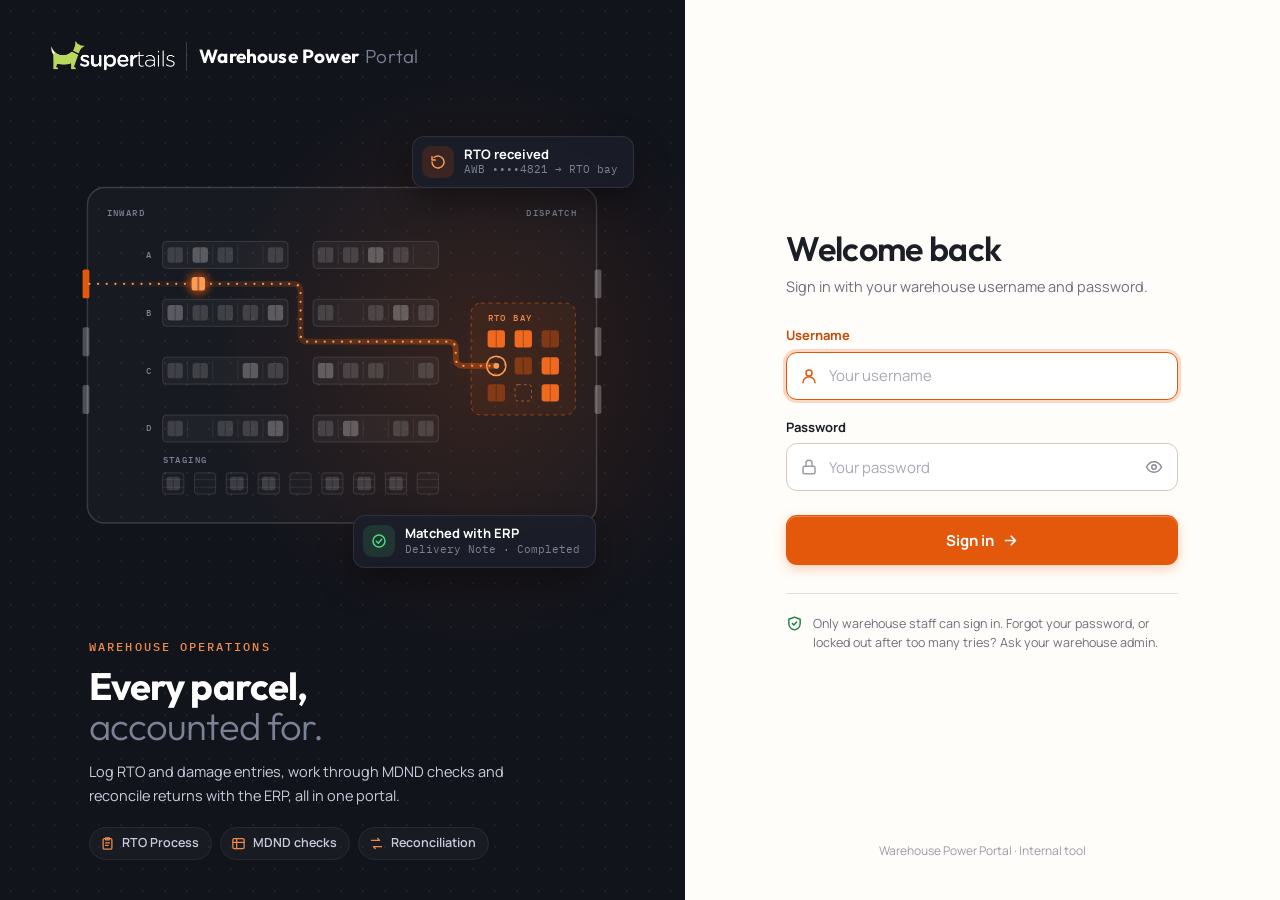
<file: static/login.html>
<!doctype html>
<html lang="en">
<head>
<meta charset="utf-8">
<meta name="viewport" content="width=device-width, initial-scale=1">
<title>Sign in · Warehouse Power Portal</title>
<link rel="preconnect" href="https://fonts.googleapis.com">
<link rel="preconnect" href="https://fonts.gstatic.com" crossorigin>
<link href="https://fonts.googleapis.com/css2?family=IBM+Plex+Mono:wght@400;500;600&family=Manrope:wght@400;500;600;700;800&family=Outfit:wght@300;500;600;700&display=swap" rel="stylesheet">
<link rel="icon" type="image/png" href="favicon.png">
<link rel="stylesheet" href="css/style.css">
</head>
<body>
  <!--
    Served at /login (main.py). Only this page, css/style.css, js/login.js, favicon.png and the Supertails
    logo load without a session (auth.PUBLIC_PATHS), so everything else it shows is inline: the floor map is
    SVG styled by the .lp-* rules in style.css. Below 900px wide the left side shrinks to a band with the
    brand above the form.
  -->
  <div class="login-page">
    <section class="login-art">
      <span class="brand">
        <img class="brand-logo" src="img/supertails-logo.png" width="246" height="63" alt="Supertails">
        <span class="brand-name">Warehouse Power <span class="brand-sub">Portal</span></span>
      </span>

      <div class="login-map">
        <div class="login-map-frame">
          <!-- A warehouse from above: inward docks (left), racks A-D, staging pallets, and a returned parcel
               travelling from the inward door to its slot in the RTO bay. -->
          <svg class="login-map-svg" viewBox="0 0 560 380" aria-hidden="true" focusable="false">
            <defs>
              <path id="lp-route" d="M18 116H229q8 0 8 8v44q0 8 8 8h145q8 0 8 8v9q0 8 8 8h34"/>
              <linearGradient id="lp-trail" gradientUnits="userSpaceOnUse" x1="18" y1="0" x2="440" y2="0">
                <stop offset="0" stop-color="#e4580b" stop-opacity="0"/>
                <stop offset="1" stop-color="#e4580b" stop-opacity=".45"/>
              </linearGradient>
              <filter id="lp-blur" x="-1" y="-1" width="3" height="3"><feGaussianBlur stdDeviation="3.5"/></filter>
            </defs>

            <rect class="lp-wall" x="16" y="16" width="528" height="348" rx="18"/>
            <g class="lp-door">
              <rect x="11" y="161" width="7" height="30" rx="2"/>
              <rect x="11" y="221" width="7" height="30" rx="2"/>
              <rect x="542" y="101" width="7" height="30" rx="2"/>
              <rect x="542" y="161" width="7" height="30" rx="2"/>
              <rect x="542" y="221" width="7" height="30" rx="2"/>
            </g>
            <rect class="lp-door-live" x="11" y="101" width="7" height="30" rx="2"/>
            <g class="lp-label">
              <text x="36" y="46">INWARD</text>
              <text x="524" y="46" text-anchor="end">DISPATCH</text>
              <text x="94" y="302">STAGING</text>
            </g>

            <!-- racks: two blocks of 5 bins per row, split by a cross aisle -->
            <g class="lp-rack">
              <rect x="94" y="72" width="130" height="28" rx="4"/>
              <rect x="250" y="72" width="130" height="28" rx="4"/>
              <rect x="94" y="132" width="130" height="28" rx="4"/>
              <rect x="250" y="132" width="130" height="28" rx="4"/>
              <rect x="94" y="192" width="130" height="28" rx="4"/>
              <rect x="250" y="192" width="130" height="28" rx="4"/>
              <rect x="94" y="252" width="130" height="28" rx="4"/>
              <rect x="250" y="252" width="130" height="28" rx="4"/>
            </g>
            <path class="lp-bins" d="M120 76v20M146 76v20M172 76v20M198 76v20M276 76v20M302 76v20M328 76v20M354 76v20M120 136v20M146 136v20M172 136v20M198 136v20M276 136v20M302 136v20M328 136v20M354 136v20M120 196v20M146 196v20M172 196v20M198 196v20M276 196v20M302 196v20M328 196v20M354 196v20M120 256v20M146 256v20M172 256v20M198 256v20M276 256v20M302 256v20M328 256v20M354 256v20"/>
            <g class="lp-box">
              <rect x="99" y="78" width="16" height="16" rx="3"/>
              <rect x="151" y="78" width="16" height="16" rx="3"/>
              <rect x="203" y="78" width="16" height="16" rx="3"/>
              <rect x="255" y="78" width="16" height="16" rx="3"/>
              <rect x="281" y="78" width="16" height="16" rx="3"/>
              <rect x="333" y="78" width="16" height="16" rx="3"/>
              <rect x="125" y="138" width="16" height="16" rx="3"/>
              <rect x="151" y="138" width="16" height="16" rx="3"/>
              <rect x="177" y="138" width="16" height="16" rx="3"/>
              <rect x="255" y="138" width="16" height="16" rx="3"/>
              <rect x="307" y="138" width="16" height="16" rx="3"/>
              <rect x="359" y="138" width="16" height="16" rx="3"/>
              <rect x="99" y="198" width="16" height="16" rx="3"/>
              <rect x="125" y="198" width="16" height="16" rx="3"/>
              <rect x="203" y="198" width="16" height="16" rx="3"/>
              <rect x="281" y="198" width="16" height="16" rx="3"/>
              <rect x="307" y="198" width="16" height="16" rx="3"/>
              <rect x="359" y="198" width="16" height="16" rx="3"/>
              <rect x="99" y="258" width="16" height="16" rx="3"/>
              <rect x="151" y="258" width="16" height="16" rx="3"/>
              <rect x="177" y="258" width="16" height="16" rx="3"/>
              <rect x="255" y="258" width="16" height="16" rx="3"/>
              <rect x="333" y="258" width="16" height="16" rx="3"/>
              <rect x="359" y="258" width="16" height="16" rx="3"/>
            </g>
            <g class="lp-box lp-box-hi">
              <rect x="125" y="78" width="16" height="16" rx="3"/>
              <rect x="307" y="78" width="16" height="16" rx="3"/>
              <rect x="99" y="138" width="16" height="16" rx="3"/>
              <rect x="203" y="138" width="16" height="16" rx="3"/>
              <rect x="333" y="138" width="16" height="16" rx="3"/>
              <rect x="177" y="198" width="16" height="16" rx="3"/>
              <rect x="255" y="198" width="16" height="16" rx="3"/>
              <rect x="203" y="258" width="16" height="16" rx="3"/>
              <rect x="281" y="258" width="16" height="16" rx="3"/>
            </g>
            <g class="lp-label">
              <text x="80" y="89" text-anchor="middle">A</text>
              <text x="80" y="149" text-anchor="middle">B</text>
              <text x="80" y="209" text-anchor="middle">C</text>
              <text x="80" y="269" text-anchor="middle">D</text>
            </g>

            <!-- staging pallets, some loaded -->
            <g class="lp-pallet">
              <rect x="94" y="312" width="22" height="22" rx="3"/>
              <rect x="127" y="312" width="22" height="22" rx="3"/>
              <rect x="160" y="312" width="22" height="22" rx="3"/>
              <rect x="193" y="312" width="22" height="22" rx="3"/>
              <rect x="226" y="312" width="22" height="22" rx="3"/>
              <rect x="259" y="312" width="22" height="22" rx="3"/>
              <rect x="292" y="312" width="22" height="22" rx="3"/>
              <rect x="325" y="312" width="22" height="22" rx="3"/>
              <rect x="358" y="312" width="22" height="22" rx="3"/>
            </g>
            <path class="lp-slats" d="M94 319h22M94 327h22M127 319h22M127 327h22M160 319h22M160 327h22M193 319h22M193 327h22M226 319h22M226 327h22M259 319h22M259 327h22M292 319h22M292 327h22M325 319h22M325 327h22M358 319h22M358 327h22"/>
            <g class="lp-box">
              <rect x="98" y="316" width="14" height="14" rx="2.5"/>
              <rect x="164" y="316" width="14" height="14" rx="2.5"/>
              <rect x="197" y="316" width="14" height="14" rx="2.5"/>
              <rect x="263" y="316" width="14" height="14" rx="2.5"/>
              <rect x="296" y="316" width="14" height="14" rx="2.5"/>
              <rect x="329" y="316" width="14" height="14" rx="2.5"/>
            </g>
            <path class="lp-tape" d="M107 78v16M133 78v16M159 78v16M211 78v16M263 78v16M289 78v16M315 78v16M341 78v16M107 138v16M133 138v16M159 138v16M185 138v16M211 138v16M263 138v16M315 138v16M341 138v16M367 138v16M107 198v16M133 198v16M185 198v16M211 198v16M263 198v16M289 198v16M315 198v16M367 198v16M107 258v16M159 258v16M185 258v16M211 258v16M263 258v16M289 258v16M341 258v16M367 258v16M105 316v14M171 316v14M204 316v14M270 316v14M303 316v14M336 316v14"/>

            <!-- the RTO bay: returns already in their slots, and the empty slot the parcel is heading for -->
            <rect class="lp-bay" x="414" y="136" width="108" height="116" rx="10"/>
            <text class="lp-label lp-label-bay" x="431" y="155">RTO BAY</text>
            <g class="lp-bay-box">
              <rect x="431" y="164" width="18" height="18" rx="3"/>
              <rect x="459" y="164" width="18" height="18" rx="3"/>
              <rect x="487" y="192" width="18" height="18" rx="3"/>
              <rect x="487" y="220" width="18" height="18" rx="3"/>
            </g>
            <g class="lp-bay-box lp-bay-box-soft">
              <rect x="487" y="164" width="18" height="18" rx="3"/>
              <rect x="459" y="192" width="18" height="18" rx="3"/>
              <rect x="431" y="220" width="18" height="18" rx="3"/>
            </g>
            <g class="lp-slot">
              <rect x="431.5" y="192.5" width="17" height="17" rx="3"/>
              <rect x="459.5" y="220.5" width="17" height="17" rx="3"/>
            </g>
            <path class="lp-tape" d="M440 164v18M468 164v18M496 164v18M468 192v18M496 192v18M440 220v18M496 220v18"/>

            <!-- the parcel's route, its destination, and the parcel itself -->
            <use href="#lp-route" class="lp-trail" stroke="url(#lp-trail)"/>
            <use href="#lp-route" class="lp-dots"/>
            <circle class="lp-pulse" cx="440" cy="201" r="10"/>
            <circle class="lp-dest" cx="440" cy="201" r="3"/>
            <g class="lp-parcel">
              <circle r="12" fill="#e4580b" opacity=".5" filter="url(#lp-blur)"/>
              <rect x="-7" y="-7" width="14" height="14" rx="3" fill="#ff9a52"/>
              <path d="M0-7v14" stroke="#12141c" stroke-opacity=".35" stroke-width="2"/>
              <animateMotion dur="7s" repeatCount="indefinite" calcMode="linear" keyPoints="0;1;1" keyTimes="0;.78;1"><mpath href="#lp-route"/></animateMotion>
              <animate attributeName="opacity" values="0;1;1;0" keyTimes="0;.05;.92;1" dur="7s" repeatCount="indefinite"/>
            </g>
          </svg>

          <div class="login-event login-event-rto" aria-hidden="true">
            <span class="login-event-icon">
              <svg width="16" height="16" viewBox="0 0 24 24" fill="none" stroke="currentColor" stroke-width="2.2" stroke-linecap="round" stroke-linejoin="round"><path d="M3 12a9 9 0 1 0 3-6.7"/><path d="M3 4v5h5"/></svg>
            </span>
            <span><strong>RTO received</strong><small>AWB ••••4821 → RTO bay</small></span>
          </div>
          <div class="login-event login-event-match" aria-hidden="true">
            <span class="login-event-icon">
              <svg width="16" height="16" viewBox="0 0 24 24" fill="none" stroke="currentColor" stroke-width="2.2" stroke-linecap="round" stroke-linejoin="round"><circle cx="12" cy="12" r="9"/><path d="m8 12.5 3 3 5-6"/></svg>
            </span>
            <span><strong>Matched with ERP</strong><small>Delivery Note · Completed</small></span>
          </div>
        </div>
      </div>

      <div class="login-copy">
        <p class="login-eyebrow">Warehouse operations</p>
        <p class="login-headline">Every parcel,<br><span>accounted for.</span></p>
        <p class="login-lede">Log RTO and damage entries, work through MDND checks and reconcile returns with the ERP, all in one portal.</p>
        <ul class="login-features">
          <li>
            <svg width="15" height="15" viewBox="0 0 24 24" fill="none" stroke="currentColor" stroke-width="2" stroke-linecap="round" stroke-linejoin="round" aria-hidden="true"><rect x="5" y="4" width="14" height="17" rx="2"/><path d="M9 3h6v3H9zM9 11h6M9 15h4"/></svg>
            RTO Process
          </li>
          <li>
            <svg width="15" height="15" viewBox="0 0 24 24" fill="none" stroke="currentColor" stroke-width="2" stroke-linecap="round" stroke-linejoin="round" aria-hidden="true"><rect x="3" y="4" width="18" height="16" rx="2"/><path d="M3 10h18M9 4v16"/></svg>
            MDND checks
          </li>
          <li>
            <svg width="15" height="15" viewBox="0 0 24 24" fill="none" stroke="currentColor" stroke-width="2" stroke-linecap="round" stroke-linejoin="round" aria-hidden="true"><path d="M4 7h13l-3-3M20 17H7l3 3"/></svg>
            Reconciliation
          </li>
        </ul>
      </div>
    </section>

    <main class="login-main">
      <div class="login-panel">
        <h1 class="login-title">Welcome back</h1>
        <p class="login-hint">Sign in with your warehouse username and password.</p>

        <!-- method="post": submitted before login.js has loaded, the password goes in a body, never in the URL. -->
        <form id="login-form" class="login-form" method="post" novalidate>
          <div id="login-notice" class="form-notice" role="status" hidden></div>
          <div id="login-error" class="form-error hidden" role="alert"></div>

          <div class="form-row">
            <label for="login-username">Username</label>
            <div class="login-field">
              <svg class="login-field-icon" width="18" height="18" viewBox="0 0 24 24" fill="none" stroke="currentColor" stroke-width="2" stroke-linecap="round" stroke-linejoin="round" aria-hidden="true"><circle cx="12" cy="8" r="4"/><path d="M4 21a8 8 0 0 1 16 0"/></svg>
              <input type="text" id="login-username" name="username" placeholder="Your username" autocomplete="username" autocapitalize="none" spellcheck="false" maxlength="255" required autofocus>
            </div>
          </div>

          <div class="form-row">
            <label for="login-password">Password</label>
            <div class="login-field">
              <svg class="login-field-icon" width="18" height="18" viewBox="0 0 24 24" fill="none" stroke="currentColor" stroke-width="2" stroke-linecap="round" stroke-linejoin="round" aria-hidden="true"><rect x="4" y="11" width="16" height="10" rx="2"/><path d="M8 11V7a4 4 0 0 1 8 0v4"/></svg>
              <input type="password" id="login-password" name="password" placeholder="Your password" autocomplete="current-password" maxlength="255" required>
              <button type="button" id="btn-toggle-password" class="login-field-btn" aria-label="Show password" aria-pressed="false" title="Show password">
                <svg class="icon-show" width="18" height="18" viewBox="0 0 24 24" fill="none" stroke="currentColor" stroke-width="2" stroke-linecap="round" stroke-linejoin="round" aria-hidden="true"><path d="M2 12s3.6-7 10-7 10 7 10 7-3.6 7-10 7S2 12 2 12z"/><circle cx="12" cy="12" r="3"/></svg>
                <svg class="icon-hide" width="18" height="18" viewBox="0 0 24 24" fill="none" stroke="currentColor" stroke-width="2" stroke-linecap="round" stroke-linejoin="round" aria-hidden="true"><path d="M10.6 5.1A10.4 10.4 0 0 1 12 5c6.4 0 10 7 10 7a17 17 0 0 1-2.9 3.9M6.6 6.6A16.6 16.6 0 0 0 2 12s3.6 7 10 7a9.7 9.7 0 0 0 5.4-1.6"/><path d="M9.9 9.9a3 3 0 0 0 4.2 4.2M3 3l18 18"/></svg>
              </button>
            </div>
            <!-- Filled by static/js/login.js while Caps Lock is on. -->
            <p id="login-caps" class="login-caps" aria-live="polite"></p>
          </div>

          <button type="submit" id="btn-login" class="btn btn-primary login-submit">
            <span id="btn-login-label">Sign in</span>
            <svg width="17" height="17" viewBox="0 0 24 24" fill="none" stroke="currentColor" stroke-width="2.4" stroke-linecap="round" stroke-linejoin="round" aria-hidden="true"><path d="M5 12h14M13 6l6 6-6 6"/></svg>
          </button>
        </form>

        <p class="login-help">
          <svg width="17" height="17" viewBox="0 0 24 24" fill="none" stroke="currentColor" stroke-width="2" stroke-linecap="round" stroke-linejoin="round" aria-hidden="true"><path d="M12 3 4 6v6c0 4.6 3.4 8.3 8 9 4.6-.7 8-4.4 8-9V6z"/><path d="m9 12 2 2 4-4"/></svg>
          <span>Only warehouse staff can sign in. Forgot your password, or locked out after too many tries? Ask your warehouse admin.</span>
        </p>
      </div>
      <p class="login-foot">Warehouse Power Portal · Internal tool</p>
    </main>
  </div>

  <script src="js/login.js"></script>
</body>
</html>
</file>
<file: static/css/style.css>
/* =====================================================================
   Warehouse Power Portal - "Dispatch Desk" theme
   Warm paper surface, deep ink chrome, ember-orange accent.
   Fonts: Outfit (display) / Manrope (body) / IBM Plex Mono (codes & numbers)
   ===================================================================== */

:root {
  --ink: #12141c;
  --ink-2: #1b1e29;
  --ink-3: #272b39;
  --ink-text: #c9cddb;
  --ink-muted: #7c8296;

  --primary: #e4580b;
  --primary-dark: #c24a07;
  --primary-soft: #fdeee3;
  --primary-ring: rgba(228, 88, 11, 0.22);

  --bg: #f3f0e9;
  --card: #fffdf9;
  --border: #e4dfd3;
  --border-strong: #d3ccbc;
  --text: #1c1e27;
  --muted: #6d6f7b;
  --hover: #f1ede3;

  --success: #15803d;
  --success-bg: #dcf5e4;
  --error: #c62828;
  --error-bg: #fde4e1;
  --warn: #a8560a;
  --warn-bg: #fdecc8;

  --radius: 14px;
  --radius-sm: 9px;
  --shadow-sm: 0 1px 2px rgba(28, 30, 39, 0.05), 0 1px 1px rgba(28, 30, 39, 0.03);
  --shadow-md: 0 8px 24px rgba(28, 30, 39, 0.10);
  --shadow-lg: 0 24px 60px rgba(18, 20, 28, 0.35);

  --font-display: "Outfit", "Manrope", sans-serif;
  --font-body: "Manrope", system-ui, sans-serif;
  --font-mono: "IBM Plex Mono", ui-monospace, Menlo, monospace;

  --topbar-h: 60px;

  /* Chart tokens - dataviz skill's validated default palette, light mode only
     (this app has no dark mode elsewhere, so charts stay light-only too). */
  --chart-surface: #fffdf9;
  --chart-text-primary: #12141c;
  --chart-text-secondary: #52514e;
  --chart-text-muted: #898781;
  --chart-gridline: #e8e4d8;
  --chart-baseline: #b9b4a3;
  --chart-series-1: #2a78d6; /* blue - magnitude bars, trend line */
  --chart-series-2: #eb6834; /* orange - damage type accent */
  --chart-series-3: #1baf7a; /* aqua - damage type accent */
  --chart-series-4: #eda100; /* yellow - damage type accent */
}

* { box-sizing: border-box; }

body {
  margin: 0;
  font-family: var(--font-body);
  font-size: 14px;
  line-height: 1.5;
  color: var(--text);
  background-color: var(--bg);
  background-image: radial-gradient(rgba(28, 30, 39, 0.07) 1px, transparent 1px);
  background-size: 22px 22px;
  -webkit-font-smoothing: antialiased;
}

h1, h2, h3 { font-family: var(--font-display); letter-spacing: -0.01em; }

:focus-visible { outline: 2px solid var(--primary); outline-offset: 2px; }

/* ---------- Top bar ---------- */
.topbar {
  position: sticky;
  top: 0;
  z-index: 40;
  background: var(--ink);
  border-bottom: 1px solid var(--ink-3);
}
.topbar-inner {
  height: var(--topbar-h);
  padding: 0 20px;
  display: flex;
  align-items: center;
  gap: 14px;
}
.brand {
  display: inline-flex;
  align-items: center;
  gap: 10px;
  font-family: var(--font-display);
  font-size: 19px;
  font-weight: 700;
  color: #fff;
  letter-spacing: 0.01em;
}
/* The Supertails logo (its dark-background version, from supertails.com), then the panel's name */
.brand-logo { display: block; flex-shrink: 0; width: auto; height: 28px; }
.brand-name {
  padding-left: 12px;
  border-left: 1px solid rgba(255, 255, 255, 0.18);
  white-space: nowrap;
}
.brand-sub {
  font-weight: 300;
  color: var(--ink-muted);
  margin-left: 2px;
}
.sidebar-toggle {
  flex-shrink: 0;
  border-radius: 8px;
  color: var(--ink-text);
  padding: 8px;
  display: grid;
  place-items: center;
  transition: background 0.15s, color 0.15s;
}
.sidebar-toggle:hover { background: var(--ink-3); color: #fff; }

/* Data freshness + Refresh from DB (static/js/data_refresh.js) */
.topbar-data {
  margin-left: auto;
  display: flex;
  align-items: center;
  gap: 12px;
  min-width: 0;
}
.data-freshness {
  font-size: 12.5px;
  color: var(--ink-muted);
  white-space: nowrap;
  overflow: hidden;
  text-overflow: ellipsis;
}
.data-freshness.warn::before {
  content: "";
  display: inline-block;
  width: 7px;
  height: 7px;
  margin-right: 7px;
  border-radius: 50%;
  background: #f0a14b;
  vertical-align: 1px;
}
.data-freshness.notice { color: #f6c79a; }
.topbar-btn {
  flex-shrink: 0;
  display: inline-flex;
  align-items: center;
  gap: 7px;
  padding: 7px 12px;
  border: 1px solid var(--ink-3);
  border-radius: 8px;
  background: var(--ink-2);
  color: #fff;
  font-family: var(--font-body);
  font-size: 13px;
  font-weight: 600;
  cursor: pointer;
  transition: background 0.15s, border-color 0.15s;
}
.topbar-btn:hover:not(:disabled) { background: var(--ink-3); border-color: var(--primary); }
.topbar-btn:disabled { cursor: default; opacity: 0.75; }
.topbar-btn.busy svg { animation: spin 1s linear infinite; }
@keyframes spin { to { transform: rotate(360deg); } }

/* ---------- Shell ---------- */
.app-body {
  display: flex;
  align-items: stretch;
  min-height: calc(100vh - var(--topbar-h));
}

.sidebar {
  width: 236px;
  flex-shrink: 0;
  background: var(--ink-2);
  background-image: linear-gradient(180deg, rgba(228, 88, 11, 0.07), transparent 220px);
  padding: 22px 14px;
  overflow: hidden;
  position: sticky;
  top: var(--topbar-h);
  height: calc(100vh - var(--topbar-h));
  align-self: flex-start;
  transition: width 0.28s ease, padding 0.28s ease, opacity 0.18s ease;
}
.sidebar.collapsed {
  width: 0;
  padding-left: 0;
  padding-right: 0;
  opacity: 0;
  pointer-events: none;
}

.side-nav {
  display: flex;
  flex-direction: column;
  gap: 4px;
}

.side-nav-item {
  position: relative;
  display: flex;
  align-items: center;
  gap: 11px;
  width: 100%;
  text-align: left;
  background: none;
  border: none;
  border-radius: 10px;
  padding: 11px 12px;
  font-family: var(--font-body);
  font-size: 14px;
  font-weight: 600;
  color: var(--ink-text);
  cursor: pointer;
  white-space: nowrap;
  transition: background 0.15s, color 0.15s;
}
.side-nav-item svg { flex-shrink: 0; opacity: 0.7; transition: opacity 0.15s; }
.side-nav-item:hover { background: var(--ink-3); color: #fff; }
.side-nav-item:hover svg { opacity: 1; }
.side-nav-item.active { background: var(--ink-3); color: #fff; }
.side-nav-item.active svg { opacity: 1; color: var(--primary); }
.side-nav-item.active::before {
  content: "";
  position: absolute;
  left: -14px;
  top: 8px;
  bottom: 8px;
  width: 3px;
  border-radius: 0 3px 3px 0;
  background: var(--primary);
}

/* A group (RTO, ...) opens and closes the sections under it. The 0fr/1fr rows animate the height. */
.nav-group-toggle {
  display: flex;
  align-items: center;
  gap: 11px;
  width: 100%;
  background: none;
  border: none;
  border-radius: 10px;
  padding: 11px 12px;
  font-family: var(--font-body);
  font-size: 14px;
  font-weight: 700;
  color: #fff;
  cursor: pointer;
  white-space: nowrap;
  transition: background 0.15s;
}
.nav-group-toggle:hover { background: var(--ink-3); }
.nav-group-toggle svg { flex-shrink: 0; opacity: 0.8; }
.nav-group.has-active .nav-group-toggle > svg:first-child { color: var(--primary); opacity: 1; }
.nav-group-name { flex: 1; text-align: left; }
.nav-group-chevron { transition: transform 0.25s var(--ease-out, ease); }
.nav-group:not(.open) .nav-group-chevron { transform: rotate(-90deg); }
.nav-group-items {
  display: grid;
  grid-template-rows: 1fr;
  transition: grid-template-rows 0.28s var(--ease-out, ease);
}
.nav-group:not(.open) .nav-group-items { grid-template-rows: 0fr; }
.nav-group-inner {
  min-height: 0;
  overflow: hidden;
  display: flex;
  flex-direction: column;
  gap: 2px;
  margin: 2px 0 6px 20px;
  padding-left: 10px;
  border-left: 1px solid rgba(255, 255, 255, 0.09);
}
.nav-group-inner .side-nav-item { padding: 9px 12px; font-size: 13.5px; }
.nav-group-inner .side-nav-item.active::before { left: -11px; } /* sits on the group's guide line */

.content {
  flex: 1;
  min-width: 0;
  max-width: 1440px;
  margin: 0 auto;
  padding: 28px 32px 56px;
}

/* ---------- Panels & tabs ---------- */
.side-panel { display: none; }
.side-panel.active { display: block; animation: rise 0.45s ease-out both; }
.panel-title {
  margin: 0 0 18px;
  font-size: 26px;
  font-weight: 700;
}

.tabs {
  display: inline-flex;
  gap: 4px;
  padding: 4px;
  background: rgba(28, 30, 39, 0.06);
  border-radius: 12px;
  margin-bottom: 22px;
  max-width: 100%;
  overflow-x: auto; /* many tabs (RTO Analytics has four) scroll sideways on a phone instead of widening the page */
  scrollbar-width: none;
}
.tabs::-webkit-scrollbar { display: none; }
.tab-btn {
  white-space: nowrap;
  flex-shrink: 0;
  background: none;
  border: none;
  border-radius: 9px;
  padding: 8px 18px;
  font-family: var(--font-body);
  font-size: 13.5px;
  font-weight: 700;
  color: var(--muted);
  cursor: pointer;
  transition: background 0.15s, color 0.15s, box-shadow 0.15s;
}
.tab-btn:hover { color: var(--text); }
.tab-btn.active {
  background: var(--card);
  color: var(--text);
  box-shadow: var(--shadow-sm);
}

.tab-panel { display: none; }
.tab-panel.active { display: block; animation: rise 0.4s ease-out both; }

@keyframes rise {
  from { opacity: 0; transform: translateY(10px); }
  to { opacity: 1; transform: none; }
}

.panel-toolbar {
  display: flex;
  align-items: center;
  gap: 10px;
  margin-bottom: 18px;
}

/* ---------- Buttons ---------- */
.btn {
  border: 1px solid transparent;
  border-radius: var(--radius-sm);
  padding: 9px 16px;
  font-family: var(--font-body);
  font-size: 13.5px;
  font-weight: 700;
  cursor: pointer;
  transition: background 0.15s, border-color 0.15s, transform 0.1s, box-shadow 0.15s;
}
.btn:active:not(:disabled) { transform: translateY(1px); }
.btn-primary {
  background: var(--primary);
  color: #fff;
  box-shadow: 0 1px 0 rgba(255,255,255,0.25) inset, 0 4px 12px rgba(228, 88, 11, 0.28);
}
.btn-primary:hover { background: var(--primary-dark); }
.btn-primary:disabled { background: #efb596; box-shadow: none; cursor: not-allowed; }
.btn-secondary {
  background: var(--card);
  color: var(--text);
  border-color: var(--border-strong);
  box-shadow: var(--shadow-sm);
}
.btn-secondary:hover { background: var(--hover); }

.muted { color: var(--muted); font-size: 13px; }

.empty-hint {
  color: var(--muted);
  font-size: 14px;
  padding: 28px 0;
  text-align: center;
}

.banner {
  padding: 11px 16px;
  border-radius: var(--radius-sm);
  font-size: 13.5px;
  font-weight: 500;
  margin-bottom: 16px;
}
.banner.hidden { display: none; }
.banner.info { background: #e8eefc; color: #243b7a; border: 1px solid #c5d3f5; }
.banner.error { background: var(--error-bg); color: var(--error); border: 1px solid #f6c3be; }
.banner.success { background: var(--success-bg); color: var(--success); border: 1px solid #b4e6c3; }

/* ---------- Table ---------- */
.table-wrap {
  background: var(--card);
  border: 1px solid var(--border);
  border-radius: var(--radius);
  box-shadow: var(--shadow-sm);
  overflow-x: auto;
}
table {
  border-collapse: collapse;
  width: 100%;
  min-width: 1100px;
  font-size: 13.5px;
}
th, td {
  text-align: left;
  padding: 12px 14px;
  border-bottom: 1px solid var(--border);
  white-space: nowrap;
}
th {
  background: #f8f5ed;
  font-size: 11px;
  font-weight: 700;
  letter-spacing: 0.08em;
  text-transform: uppercase;
  color: var(--muted);
  position: sticky;
  top: 0;
}
tbody tr { transition: background 0.12s; }
tbody tr:hover { background: #faf6ec; }
td.wrap { white-space: normal; max-width: 220px; }
tr:last-child td { border-bottom: none; }
#entries-table td:nth-child(6),
#entries-table td:nth-child(7) { font-family: var(--font-mono); font-size: 12.5px; }
#entries-table td:nth-child(1) { color: var(--muted); font-family: var(--font-mono); font-size: 12px; }
a.link { color: var(--primary); text-decoration: none; font-weight: 700; }
a.link:hover { text-decoration: underline; }

.badge {
  display: inline-flex;
  align-items: center;
  gap: 6px;
  padding: 3px 10px;
  border-radius: 999px;
  font-size: 12px;
  font-weight: 700;
}
.badge::before {
  content: "";
  width: 6px;
  height: 6px;
  border-radius: 50%;
  background: currentColor;
}
.badge.synced { background: var(--success-bg); color: var(--success); }
.badge.pending { background: var(--warn-bg); color: var(--warn); }
.badge.cancelled { background: var(--error-bg); color: var(--error); }
.badge.neutral { background: rgba(28, 30, 39, 0.08); color: var(--muted); }

/* ---------- Modal ---------- */
.modal-overlay {
  position: fixed;
  inset: 0;
  background: rgba(18, 20, 28, 0.55);
  backdrop-filter: blur(4px);
  -webkit-backdrop-filter: blur(4px);
  display: flex;
  align-items: flex-start;
  justify-content: center;
  padding: 40px 16px;
  z-index: 50;
  animation: fade 0.2s ease-out both;
}
.modal-overlay.hidden { display: none; }
.modal {
  background: var(--card);
  border-radius: 18px;
  width: 100%;
  max-width: 580px;
  max-height: calc(100vh - 80px);
  display: flex;
  flex-direction: column;
  box-shadow: var(--shadow-lg);
  overflow: hidden;
  animation: rise 0.3s ease-out both;
}
@keyframes fade { from { opacity: 0; } to { opacity: 1; } }
.modal-header {
  display: flex;
  align-items: center;
  justify-content: space-between;
  padding: 18px 24px;
  background: var(--ink);
  color: #fff;
}
.modal-header h2 { margin: 0; font-size: 19px; font-weight: 600; }
.icon-btn {
  background: none;
  border: none;
  font-size: 24px;
  line-height: 1;
  cursor: pointer;
  color: var(--muted);
  padding: 4px;
}
.modal-header .icon-btn { color: var(--ink-muted); border-radius: 8px; padding: 2px 8px; }
.modal-header .icon-btn:hover { color: #fff; background: var(--ink-3); }

.modal-body {
  padding: 22px 24px;
  overflow-y: auto;
}
.form-row {
  margin-bottom: 16px;
  display: flex;
  flex-direction: column;
  gap: 6px;
}
.form-row label {
  font-size: 12.5px;
  font-weight: 700;
  color: var(--text);
}
.form-row input[type="text"],
.form-row input[type="password"],
.form-row input[type="date"],
.form-row select,
.form-row textarea,
.form-row input[type="file"] {
  border: 1px solid var(--border-strong);
  border-radius: var(--radius-sm);
  padding: 10px 12px;
  font-size: 14px;
  font-family: inherit;
  width: 100%;
  background: #fff;
  color: var(--text);
  transition: border-color 0.15s, box-shadow 0.15s;
}
.form-row input[type="file"] { padding: 8px; background: #faf7ef; border-style: dashed; cursor: pointer; }
.form-row input[type="file"]::file-selector-button {
  margin-right: 12px;
  border: none;
  border-radius: 7px;
  padding: 6px 12px;
  background: var(--ink);
  color: #fff;
  font-family: inherit;
  font-size: 12.5px;
  font-weight: 700;
  cursor: pointer;
}
#f-awb, #f-sku { font-family: var(--font-mono); font-size: 13px; }
.form-row input:focus,
.form-row select:focus,
.form-row textarea:focus {
  outline: none;
  border-color: var(--primary);
  box-shadow: 0 0 0 3px var(--primary-ring);
}
.form-row textarea { resize: vertical; }

.combo { position: relative; }
.combo-list {
  position: absolute;
  top: calc(100% + 4px);
  left: 0;
  right: 0;
  background: #fff;
  border: 1px solid var(--border-strong);
  border-radius: var(--radius-sm);
  box-shadow: var(--shadow-md);
  max-height: 200px;
  overflow-y: auto;
  overscroll-behavior: contain;
  z-index: 1000;
  padding: 4px;
}
/* Lift the active row above the animated rows below it so its dropdown isn't painted over. */
.form-row:focus-within { position: relative; z-index: 20; }
.combo-list.hidden { display: none; }
.combo-item {
  padding: 8px 10px;
  font-size: 13.5px;
  border-radius: 6px;
  cursor: pointer;
}
.combo-item:hover, .combo-item.active { background: var(--primary-soft); }
.combo-item.disabled { color: var(--muted); cursor: default; }
.combo-item.disabled:hover { background: none; }

.form-error {
  background: var(--error-bg);
  color: var(--error);
  border: 1px solid #f6c3be;
  border-radius: var(--radius-sm);
  padding: 10px 12px;
  font-size: 13px;
  font-weight: 500;
  margin-bottom: 16px;
}
.form-error.hidden { display: none; }

/* The sign-in page's "You were signed out" (login.js) */
.form-notice {
  background: var(--warn-bg);
  color: var(--warn);
  border: 1px solid #f3d18f;
  border-radius: var(--radius-sm);
  padding: 10px 12px;
  font-size: 13px;
  font-weight: 500;
  margin-bottom: 16px;
}
.form-notice[hidden] { display: none; }

.modal-footer {
  display: flex;
  justify-content: flex-end;
  gap: 10px;
  padding-top: 16px;
  border-top: 1px solid var(--border);
  margin-top: 4px;
}

/* ===================== RTO Analytics dashboard ===================== */

#analytics-dashboard-wrap {
  overflow: hidden;
  max-height: 2400px;
  opacity: 1;
  transition: max-height 0.28s ease, opacity 0.2s ease, margin-top 0.28s ease;
}
#analytics-dashboard-wrap.collapsed {
  max-height: 0;
  opacity: 0;
  margin-top: -18px; /* collapse the gap this block would otherwise leave below the toolbar */
  pointer-events: none;
}

.analytics-filters {
  display: flex;
  align-items: center;
  gap: 10px;
  margin-bottom: 20px;
  flex-wrap: wrap;
}

/* Date range control */
.date-range-control { position: relative; }
.filter-trigger {
  display: flex;
  align-items: center;
  gap: 8px;
  background: var(--card);
  border: 1px solid var(--border-strong);
  border-radius: var(--radius-sm);
  padding: 9px 12px;
  font-family: var(--font-body);
  font-size: 13.5px;
  font-weight: 700;
  color: var(--text);
  cursor: pointer;
  box-shadow: var(--shadow-sm);
}
.filter-trigger:hover { background: var(--hover); }
.filter-trigger svg { color: var(--muted); flex-shrink: 0; }

.date-range-popover {
  position: absolute;
  top: calc(100% + 6px);
  left: 0;
  z-index: 20;
  background: var(--card);
  border: 1px solid var(--border-strong);
  border-radius: 12px;
  box-shadow: var(--shadow-md);
  width: 250px;
  overflow: hidden;
  animation: rise 0.2s ease-out both;
}
.date-range-popover.hidden { display: none; }
.date-range-presets { padding: 6px; display: flex; flex-direction: column; }
.preset-row {
  display: flex;
  align-items: center;
  gap: 8px;
  text-align: left;
  background: none;
  border: none;
  border-radius: 7px;
  padding: 8px 10px;
  font-family: var(--font-body);
  font-size: 13.5px;
  color: var(--text);
  cursor: pointer;
}
.preset-row:hover { background: var(--primary-soft); }
.preset-row::before {
  content: "";
  width: 16px;
  height: 16px;
  flex-shrink: 0;
  border-radius: 4px;
}
.preset-row.active { font-weight: 800; color: var(--primary-dark); }
.preset-row.active::before {
  background: var(--primary);
  -webkit-mask: url("data:image/svg+xml,%3Csvg xmlns='http://www.w3.org/2000/svg' viewBox='0 0 16 16'%3E%3Cpath d='M3 8.5l3 3 7-7' stroke='white' stroke-width='2' fill='none' stroke-linecap='round' stroke-linejoin='round'/%3E%3C/svg%3E") center/12px no-repeat;
  mask: url("data:image/svg+xml,%3Csvg xmlns='http://www.w3.org/2000/svg' viewBox='0 0 16 16'%3E%3Cpath d='M3 8.5l3 3 7-7' stroke='white' stroke-width='2' fill='none' stroke-linecap='round' stroke-linejoin='round'/%3E%3C/svg%3E") center/12px no-repeat;
}
.date-range-custom {
  border-top: 1px solid var(--border);
  padding: 12px;
  display: flex;
  flex-direction: column;
  gap: 8px;
  background: #faf7ef;
}
.date-range-custom label {
  display: flex;
  flex-direction: column;
  gap: 4px;
  font-size: 11px;
  font-weight: 700;
  letter-spacing: 0.06em;
  text-transform: uppercase;
  color: var(--muted);
}
.date-range-custom input[type="date"] {
  border: 1px solid var(--border-strong);
  border-radius: 7px;
  padding: 6px 8px;
  font-size: 13px;
  font-family: inherit;
  background: #fff;
}
.btn-sm { padding: 7px 11px; font-size: 12.5px; }

.dimension-select {
  border: 1px solid var(--border-strong);
  border-radius: var(--radius-sm);
  padding: 9px 12px;
  font-family: var(--font-body);
  font-size: 13.5px;
  font-weight: 700;
  color: var(--text);
  background: var(--card);
  box-shadow: var(--shadow-sm);
  cursor: pointer;
}

/* All Entries filter bar */
.entries-filters {
  display: flex;
  align-items: center;
  flex-wrap: wrap;
  gap: 8px;
  margin-bottom: 16px;
}
.entries-search-input {
  border: 1px solid var(--border-strong);
  border-radius: var(--radius-sm);
  padding: 9px 14px;
  font-size: 13.5px;
  font-family: inherit;
  min-width: 220px;
  flex: 1 1 260px;
  background: var(--card);
  color: var(--text);
  box-shadow: var(--shadow-sm);
}
.entries-search-input:focus, .dimension-select:focus {
  outline: none;
  border-color: var(--primary);
  box-shadow: 0 0 0 3px var(--primary-ring);
}
.entries-date-filter {
  display: flex;
  align-items: center;
  gap: 6px;
  font-size: 11px;
  font-weight: 700;
  letter-spacing: 0.06em;
  text-transform: uppercase;
  color: var(--muted);
}
.entries-date-filter input[type="date"] {
  border: 1px solid var(--border-strong);
  border-radius: var(--radius-sm);
  padding: 7px 8px;
  font-size: 13px;
  font-family: inherit;
  background: var(--card);
}

.analytics-body { transition: opacity 0.15s; }
.analytics-body.loading { opacity: 0.55; pointer-events: none; }

/* KPI row */
.kpi-row {
  display: grid;
  grid-template-columns: repeat(6, 1fr);
  gap: 14px;
  margin-bottom: 18px;
}
.kpi-tile {
  background: var(--card);
  border: 1px solid var(--border);
  border-radius: var(--radius);
  padding: 16px 18px;
  border-left: 4px solid var(--chart-baseline);
  box-shadow: var(--shadow-sm);
  transition: transform 0.18s ease, box-shadow 0.18s ease;
  animation: rise 0.5s ease-out both;
}
.kpi-tile:hover { transform: translateY(-2px); box-shadow: var(--shadow-md); }
.kpi-tile:nth-child(2) { animation-delay: 0.05s; }
.kpi-tile:nth-child(3) { animation-delay: 0.10s; }
.kpi-tile:nth-child(4) { animation-delay: 0.15s; }
.kpi-tile:nth-child(5) { animation-delay: 0.20s; }
.kpi-tile:nth-child(6) { animation-delay: 0.25s; }
.kpi-tile .kpi-label {
  font-size: 11px;
  font-weight: 700;
  letter-spacing: 0.07em;
  text-transform: uppercase;
  color: var(--muted);
  margin-bottom: 8px;
}
.kpi-tile .kpi-value {
  font-family: var(--font-display);
  font-size: 34px;
  font-weight: 700;
  line-height: 1.05;
  color: var(--chart-text-primary);
  font-variant-numeric: tabular-nums;
}

/* Chart cards */
.chart-grid {
  display: grid;
  grid-template-columns: repeat(3, 1fr);
  gap: 16px;
}
.chart-card {
  background: var(--chart-surface);
  border: 1px solid var(--border);
  border-radius: var(--radius);
  box-shadow: var(--shadow-sm);
  padding: 20px;
  margin-bottom: 16px;
  animation: rise 0.55s ease-out both;
}
.chart-grid .chart-card { margin-bottom: 0; }
.chart-grid .chart-card:nth-child(1) { animation-delay: 0.1s; }
.chart-grid .chart-card:nth-child(2) { animation-delay: 0.18s; }
.chart-grid .chart-card:nth-child(3) { animation-delay: 0.26s; }
.chart-card-header {
  display: flex;
  align-items: center;
  justify-content: space-between;
  margin-bottom: 4px;
}
.chart-card-header h3 {
  margin: 0;
  font-size: 16px;
  font-weight: 600;
  color: var(--chart-text-primary);
}
.chart-card-sub { font-size: 12px; color: var(--chart-text-muted); margin: 0 0 14px; }
.chart-card-tools { display: flex; align-items: center; gap: 10px; }
.table-toggle-btn {
  background: none;
  border: 1px solid var(--border);
  border-radius: 999px;
  font-family: var(--font-body);
  font-size: 11.5px;
  font-weight: 700;
  color: var(--muted);
  cursor: pointer;
  padding: 3px 11px;
  transition: background 0.15s, color 0.15s;
}
.table-toggle-btn:hover { background: var(--hover); color: var(--text); }

.chart-empty { font-size: 13px; color: var(--chart-text-muted); padding: 24px 0; text-align: center; }

/* Horizontal bar chart (Facility / Courier / SKU) */
.hbar-list { display: flex; flex-direction: column; gap: 8px; }
.hbar-row {
  display: grid;
  grid-template-columns: 96px 1fr auto;
  align-items: center;
  gap: 8px;
  border-radius: 7px;
  padding: 3px 4px;
  position: relative;
}
.hbar-row:hover { background: #f6f2e8; }
.hbar-label {
  font-size: 12px;
  color: var(--chart-text-secondary);
  overflow: hidden;
  text-overflow: ellipsis;
  white-space: nowrap;
}
.hbar-row.other .hbar-label { color: var(--chart-text-muted); font-style: italic; }
.hbar-track { height: 16px; background: transparent; position: relative; }
.hbar-fill {
  height: 16px;
  background: var(--chart-series-1);
  border-radius: 0 5px 5px 0;
  min-width: 2px;
  transform-origin: left center;
  animation: grow 0.7s cubic-bezier(.2,.7,.2,1) both;
  transition: opacity 0.1s;
}
@keyframes grow { from { transform: scaleX(0); } to { transform: scaleX(1); } }
.hbar-row.other .hbar-fill { opacity: 0.55; }
.hbar-row:hover .hbar-fill { opacity: 0.85; }
.hbar-value {
  font-family: var(--font-mono);
  font-size: 12px;
  font-weight: 600;
  color: var(--chart-text-primary);
  min-width: 30px;
  text-align: right;
  font-variant-numeric: tabular-nums;
}

/* Trend line chart (SVG) */
.trend-svg-wrap { position: relative; }
.trend-svg { display: block; width: 100%; height: auto; overflow: visible; }
.trend-line { fill: none; stroke: var(--chart-series-1); stroke-width: 2; stroke-linejoin: round; stroke-linecap: round; }
.trend-area { fill: var(--chart-series-1); opacity: 0.10; }
.trend-gridline { stroke: var(--chart-gridline); stroke-width: 1; }
.trend-axis-label { fill: var(--chart-text-muted); font-size: 10px; font-family: var(--font-body); }
.trend-crosshair { stroke: var(--chart-baseline); stroke-width: 1; pointer-events: none; }
.trend-dot { fill: var(--chart-series-1); stroke: var(--chart-surface); stroke-width: 2; pointer-events: none; }
.trend-hit-area { fill: transparent; cursor: crosshair; }

/* Shared chart tooltip */
.chart-tooltip {
  position: absolute;
  z-index: 30;
  background: var(--ink);
  color: #fff;
  border-radius: 8px;
  padding: 7px 11px;
  font-size: 12px;
  box-shadow: var(--shadow-md);
  pointer-events: none;
  white-space: nowrap;
  transform: translate(-50%, -100%);
  margin-top: -8px;
}
.chart-tooltip .tt-value { font-family: var(--font-mono); font-weight: 600; font-size: 13px; }
.chart-tooltip .tt-label { color: var(--ink-text); margin-top: 1px; }
.chart-tooltip.hidden { display: none; }

/* Chart table view (reuses .table-wrap look from the Entries tab) */
.chart-table-wrap { max-height: 260px; overflow-y: auto; }
.chart-table-wrap table { width: 100%; min-width: 0; border-collapse: collapse; font-size: 12.5px; }
.chart-table-wrap th, .chart-table-wrap td {
  text-align: left;
  padding: 7px 8px;
  border-bottom: 1px solid var(--border);
}
.chart-table-wrap th { position: sticky; top: 0; background: var(--chart-surface); }
.chart-table-wrap td.num { text-align: right; font-family: var(--font-mono); font-variant-numeric: tabular-nums; }

/* ---- RTO Analytics > RTO Process tab ---- */
.chart-grid .chart-card.span-2 { grid-column: span 2; }
/* let grid cards shrink below their content so wide tables scroll inside their own wrapper */
.content { min-width: 0; }
.chart-grid > .chart-card, .trend-card { min-width: 0; }
#card-trend, #card-trend-facility { margin-bottom: 16px; }

/* Segmented switch in a card header (Facility | Courier) */
.seg { display: inline-flex; gap: 2px; padding: 2px; background: rgba(28, 30, 39, 0.06); border-radius: 999px; }
.seg-btn {
  background: none;
  border: none;
  border-radius: 999px;
  padding: 3px 11px;
  font-family: var(--font-body);
  font-size: 11.5px;
  font-weight: 700;
  color: var(--muted);
  cursor: pointer;
}
.seg-btn:hover { color: var(--text); }
.seg-btn.active { background: var(--card); color: var(--text); box-shadow: var(--shadow-sm); }

/* Clickable bars (click = filter) */
.hbar-row.clickable { cursor: pointer; }
.hbar-row.selected { background: #efe9d8; box-shadow: inset 0 0 0 1px var(--border-strong); }
.hbar-row.selected .hbar-label { font-weight: 700; color: var(--chart-text-primary); }
.hbar-label { min-width: 0; }
.chart-grid .hbar-row { grid-template-columns: 128px 1fr auto; }
.cov-track { background: rgba(28, 30, 39, 0.05); border-radius: 0 5px 5px 0; }

/* Stacked trend legend */
.stack-legend { display: flex; flex-wrap: wrap; gap: 4px 16px; margin: 0 0 8px; font-size: 12px; color: var(--chart-text-secondary); }
.stack-legend-item { display: inline-flex; align-items: center; gap: 6px; }
.stack-swatch { display: inline-block; width: 10px; height: 10px; border-radius: 3px; flex-shrink: 0; }
.stack-col rect { transition: opacity 0.1s; }
.stack-col:hover rect { opacity: 0.82; }
.trend-card .chart-table-wrap th.num, .trend-card .chart-table-wrap td.num { text-align: right; }

/* Facility / courier x damage type matrix */
.matrix-wrap { overflow-x: auto; }
.matrix-table { width: 100%; border-collapse: collapse; font-size: 12.5px; min-width: 460px; }
.matrix-table th, .matrix-table td { padding: 7px 8px; border-bottom: 1px solid var(--border); text-align: left; }
.matrix-table th { font-size: 11px; font-weight: 700; letter-spacing: 0.04em; text-transform: uppercase; color: var(--muted); white-space: nowrap; }
.matrix-table th .stack-swatch { margin-right: 5px; vertical-align: -1px; }
.matrix-table th.num, .matrix-table td.num { text-align: right; font-family: var(--font-mono); font-variant-numeric: tabular-nums; width: 15%; }
.matrix-label { max-width: 190px; overflow: hidden; text-overflow: ellipsis; white-space: nowrap; color: var(--chart-text-secondary); }
.matrix-cell { color: var(--chart-text-primary); font-weight: 600; }
.matrix-total { font-weight: 700; color: var(--chart-text-primary); }
.matrix-more { margin: 8px 0 0; }

/* Receipt lag */
.mini-stats { display: grid; grid-template-columns: repeat(4, 1fr); gap: 8px; margin: 0 0 14px; }
.mini-stat { background: #f6f2e8; border-radius: 8px; padding: 8px 10px; }
.mini-stat-value { font-family: var(--font-display); font-size: 19px; font-weight: 700; color: var(--chart-text-primary); font-variant-numeric: tabular-nums; }
.mini-stat-label { font-size: 10.5px; font-weight: 700; letter-spacing: 0.06em; text-transform: uppercase; color: var(--muted); }
.lag-cols { display: grid; grid-template-columns: repeat(6, 1fr); gap: 6px; align-items: end; }
.lag-col { display: flex; flex-direction: column; align-items: stretch; gap: 4px; text-align: center; cursor: default; }
.lag-count { font-family: var(--font-mono); font-size: 11.5px; font-weight: 600; color: var(--chart-text-primary); min-height: 16px; }
.lag-bar-track { height: 110px; display: flex; align-items: flex-end; background: linear-gradient(to top, var(--chart-gridline) 1px, transparent 1px); }
.lag-bar { width: 100%; background: var(--chart-series-4); border-radius: 4px 4px 0 0; transform-origin: bottom; animation: growY 0.6s cubic-bezier(.2,.7,.2,1) both; }
@keyframes growY { from { transform: scaleY(0); } to { transform: scaleY(1); } }
.lag-col:hover .lag-bar { opacity: 0.85; }
.lag-label { font-size: 10.5px; color: var(--chart-text-muted); line-height: 1.2; }

/* Coverage */
.cov-headline { display: flex; align-items: baseline; gap: 10px; margin: 2px 0 14px; }
.cov-rate { font-family: var(--font-display); font-size: 34px; font-weight: 700; color: var(--chart-text-primary); font-variant-numeric: tabular-nums; }
.cov-detail { font-size: 12.5px; color: var(--chart-text-secondary); }
.cov-note { margin: 12px 0 0; }

/* Data checks */
.check-ok { font-size: 13px; color: var(--success); background: var(--success-bg); border-radius: 8px; padding: 10px 12px; }
.check-row { display: flex; align-items: flex-start; gap: 12px; font-size: 13px; color: var(--chart-text-secondary); margin: 6px 0; }
.check-count { font-family: var(--font-display); font-size: 22px; font-weight: 700; color: #b45309; min-width: 56px; flex-shrink: 0; line-height: 1.15; font-variant-numeric: tabular-nums; }
.check-list { list-style: none; margin: 4px 0 10px 68px; padding: 0; font-size: 12.5px; }
.check-list li { display: flex; justify-content: space-between; gap: 12px; padding: 3px 0; border-bottom: 1px dashed var(--border); }
.check-awb { font-family: var(--font-mono); color: var(--chart-text-primary); min-width: 0; overflow-wrap: anywhere; }
.check-times { white-space: nowrap; }
.check-times { font-family: var(--font-mono); color: var(--muted); }

/* ---- RTO Analytics > Status / MDND / Reconciliation ---- */
.dash-updated { margin-left: auto; font-size: 12px; }
.kpi-tile[title] { cursor: help; }

/* Warehouse scorecard (RTO MDND) */
.score-table { width: 100%; border-collapse: collapse; font-size: 12.5px; min-width: 560px; }
.score-table th, .score-table td { padding: 8px 8px; border-bottom: 1px solid var(--border); text-align: left; }
.score-table th { font-size: 11px; font-weight: 700; letter-spacing: 0.04em; text-transform: uppercase; color: var(--muted); white-space: nowrap; }
.score-table th.num, .score-table td.num { text-align: right; font-family: var(--font-mono); font-variant-numeric: tabular-nums; }
.score-table tbody tr.clickable { cursor: pointer; }
.score-table tbody tr.clickable:hover { background: #f6f2e8; }
.score-table tbody tr.selected { background: #efe9d8; box-shadow: inset 0 0 0 1px var(--border-strong); }
.score-cell { display: flex; align-items: center; justify-content: flex-end; gap: 8px; }
.score-bar { width: 64px; height: 7px; background: rgba(28, 30, 39, 0.08); border-radius: 4px; overflow: hidden; flex-shrink: 0; }
.score-fill { display: block; height: 100%; background: var(--chart-series-1); border-radius: 4px; }
.score-fill.done { background: var(--chart-series-3); }

/* ---------- Responsive ---------- */
@media (max-width: 960px) and (min-width: 701px) {
  .chart-grid .chart-card.span-2 { grid-column: auto; }
  .kpi-row { grid-template-columns: repeat(3, 1fr); }
  .chart-grid { grid-template-columns: 1fr; }
}

@media (max-width: 700px) {
  .app-body { flex-direction: column; }
  .content { width: 100%; margin: 0; } /* auto side margins stop a column flex item stretching, so wide content would widen the page */
  .sidebar {
    position: static;
    width: 100%;
    height: auto;
    padding: 10px 12px;
  }
  .sidebar.collapsed { height: 0; padding-top: 0; padding-bottom: 0; }
  .side-nav { flex-direction: row; overflow-x: auto; }
  .side-nav-item { width: auto; }
  .side-nav-item.active::before { display: none; }
  .nav-group { display: flex; align-items: center; gap: 4px; flex-shrink: 0; }
  .nav-group-toggle { width: auto; }
  .nav-group-items { display: block; }
  .nav-group:not(.open) .nav-group-items { display: none; }
  .nav-group-inner { flex-direction: row; margin: 0; padding: 0; border: 0; }
  .topbar-inner { padding: 0 12px; gap: 10px; }
  .brand { font-size: 17px; white-space: nowrap; }
  .brand-sub, .data-freshness, .topbar-btn-label { display: none; }
  .topbar-btn { padding: 8px; }
  .content { padding: 18px 16px 40px; }
  .modal-overlay { padding: 0; align-items: stretch; }
  .modal { max-width: none; max-height: none; border-radius: 0; height: 100%; }

  .kpi-row { grid-template-columns: repeat(2, 1fr); }
  .chart-grid { grid-template-columns: 1fr; }
  .chart-grid .chart-card.span-2 { grid-column: auto; }
  .hbar-row { grid-template-columns: 72px 1fr auto; }
  .chart-grid .hbar-row { grid-template-columns: 88px 1fr auto; }
}

@media (prefers-reduced-motion: reduce) {
  *, *::before, *::after { animation: none !important; transition: none !important; }
}

/* =====================================================================
   Motion layer - UX animations (all purely presentational)
   ===================================================================== */

:root { --ease-out: cubic-bezier(.2, .7, .2, 1); }

/* Top-bar load progress while analytics refresh */
.analytics-body.loading { position: relative; }
.analytics-body.loading::before {
  content: "";
  position: fixed;
  top: var(--topbar-h);
  left: 0;
  height: 3px;
  width: 40%;
  z-index: 45;
  background: linear-gradient(90deg, transparent, var(--primary), transparent);
  animation: progress 1s ease-in-out infinite;
}
@keyframes progress { from { transform: translateX(-100%); } to { transform: translateX(260%); } }

/* Sidebar: icon nudge + item slide */
.side-nav-item { transition: background 0.18s, color 0.18s, padding-left 0.2s var(--ease-out); }
.side-nav-item:hover { padding-left: 16px; }
.side-nav-item svg { transition: transform 0.25s var(--ease-out), opacity 0.15s; }
.side-nav-item:hover svg { transform: scale(1.12) rotate(-6deg); }
.side-nav-item.active::before { animation: marker 0.35s var(--ease-out) both; }
@keyframes marker { from { transform: scaleY(0); } to { transform: scaleY(1); } }
.side-nav-item { transform-origin: left center; }
.sidebar:not(.collapsed) .side-nav-item { animation: slide-in 0.45s var(--ease-out) both; }
.sidebar .side-nav-item:nth-child(1) { animation-delay: 0.05s; }
.sidebar .side-nav-item:nth-child(2) { animation-delay: 0.12s; }
@keyframes slide-in { from { opacity: 0; transform: translateX(-12px); } to { opacity: 1; transform: none; } }

/* Hamburger + brand mark */
.sidebar-toggle:active { transform: scale(0.9); }

/* Buttons: lift + ripple */
.btn { position: relative; overflow: hidden; }
.btn-primary:hover:not(:disabled) { transform: translateY(-1px); box-shadow: 0 1px 0 rgba(255,255,255,0.25) inset, 0 8px 18px rgba(228, 88, 11, 0.36); }
.btn-secondary:hover { transform: translateY(-1px); box-shadow: var(--shadow-md); }
.ripple {
  position: absolute;
  border-radius: 50%;
  background: rgba(255, 255, 255, 0.45);
  transform: scale(0);
  animation: ripple 0.6s ease-out forwards;
  pointer-events: none;
}
.btn-secondary .ripple { background: rgba(228, 88, 11, 0.18); }
@keyframes ripple { to { transform: scale(1); opacity: 0; } }

/* Banners drop in */
.banner:not(.hidden) { animation: drop 0.35s var(--ease-out) both; }
@keyframes drop { from { opacity: 0; transform: translateY(-8px); } to { opacity: 1; transform: none; } }
.form-error:not(.hidden) { animation: shake 0.4s ease-in-out both; }
@keyframes shake {
  20% { transform: translateX(-6px); } 40% { transform: translateX(5px); }
  60% { transform: translateX(-3px); } 80% { transform: translateX(2px); }
}

/* Table rows cascade in */
#entries-tbody tr { animation: row-in 0.35s var(--ease-out) both; }
#entries-tbody tr:nth-child(1)  { animation-delay: 0.02s; }
#entries-tbody tr:nth-child(2)  { animation-delay: 0.05s; }
#entries-tbody tr:nth-child(3)  { animation-delay: 0.08s; }
#entries-tbody tr:nth-child(4)  { animation-delay: 0.11s; }
#entries-tbody tr:nth-child(5)  { animation-delay: 0.14s; }
#entries-tbody tr:nth-child(6)  { animation-delay: 0.17s; }
#entries-tbody tr:nth-child(7)  { animation-delay: 0.20s; }
#entries-tbody tr:nth-child(8)  { animation-delay: 0.23s; }
#entries-tbody tr:nth-child(9)  { animation-delay: 0.26s; }
#entries-tbody tr:nth-child(n+10) { animation-delay: 0.29s; }
@keyframes row-in { from { opacity: 0; transform: translateY(6px); } to { opacity: 1; transform: none; } }
tbody tr:hover td:first-child { box-shadow: inset 3px 0 0 var(--primary); }

/* Pending badge breathes */
.badge.pending::before { animation: pulse 1.8s ease-in-out infinite; }
@keyframes pulse {
  0%, 100% { box-shadow: 0 0 0 0 rgba(168, 86, 10, 0.5); }
  50% { box-shadow: 0 0 0 5px rgba(168, 86, 10, 0); }
}

/* Dropdowns pop open, items cascade */
.combo-list:not(.hidden) { animation: pop 0.18s var(--ease-out) both; transform-origin: top; }
@keyframes pop { from { opacity: 0; transform: scaleY(0.92) translateY(-4px); } to { opacity: 1; transform: none; } }
.combo-item { transition: background 0.12s, padding-left 0.15s var(--ease-out); }
.combo-item:not(.disabled):hover { padding-left: 14px; }
.date-range-popover:not(.hidden) { transform-origin: top left; animation: pop 0.2s var(--ease-out) both; }
.filter-trigger svg { transition: transform 0.2s var(--ease-out); }
.filter-trigger[aria-expanded="true"] svg { transform: rotate(180deg); }

/* Form fields: label tint + lift on focus */
.form-row:focus-within label { color: var(--primary-dark); }
.form-row label { transition: color 0.15s; }
.modal-body .form-row { animation: rise 0.4s var(--ease-out) both; }
.modal-body .form-row:nth-child(2) { animation-delay: 0.03s; }
.modal-body .form-row:nth-child(3) { animation-delay: 0.06s; }
.modal-body .form-row:nth-child(4) { animation-delay: 0.09s; }
.modal-body .form-row:nth-child(5) { animation-delay: 0.12s; }
.modal-body .form-row:nth-child(6) { animation-delay: 0.15s; }
.modal-body .form-row:nth-child(7) { animation-delay: 0.18s; }
.modal-body .form-row:nth-child(8) { animation-delay: 0.21s; }
.modal-body .form-row:nth-child(9) { animation-delay: 0.24s; }
.modal-body .form-row:nth-child(10) { animation-delay: 0.27s; }
.modal { animation: modal-in 0.4s var(--ease-out) both; }
@keyframes modal-in { from { opacity: 0; transform: translateY(24px) scale(0.97); } to { opacity: 1; transform: none; } }
.modal-header .icon-btn { transition: background 0.15s, color 0.15s, transform 0.25s var(--ease-out); }
.modal-header .icon-btn:hover { transform: rotate(90deg); }

/* Charts: tile accent glow, bar sequencing, trend line draw-in */
.kpi-tile { transition: transform 0.2s var(--ease-out), box-shadow 0.2s; }
.hbar-row:nth-child(2) .hbar-fill { animation-delay: 0.05s; }
.hbar-row:nth-child(3) .hbar-fill { animation-delay: 0.10s; }
.hbar-row:nth-child(4) .hbar-fill { animation-delay: 0.15s; }
.hbar-row:nth-child(5) .hbar-fill { animation-delay: 0.20s; }
.hbar-row:nth-child(n+6) .hbar-fill { animation-delay: 0.25s; }
.trend-line[pathLength] { stroke-dasharray: 1; stroke-dashoffset: 1; animation: draw 1.2s var(--ease-out) 0.15s forwards; }
.trend-area { animation: fade-area 0.9s ease-out 0.5s both; }
@keyframes draw { to { stroke-dashoffset: 0; } }
@keyframes fade-area { from { opacity: 0; } to { opacity: 0.10; } }
.chart-card { transition: box-shadow 0.2s, transform 0.2s var(--ease-out); }
.chart-card:hover { box-shadow: var(--shadow-md); transform: translateY(-2px); }

/* Empty-state fade */
.empty-hint:not(.hidden) { animation: rise 0.5s var(--ease-out) both; }

/* RTO Delivered: only 3 KPI tiles, so don't force the 6-column analytics grid */
.delivered-kpis { grid-template-columns: repeat(auto-fill, minmax(190px, 1fr)); }
.delivered-kpis .kpi-tile.clickable { cursor: pointer; }
.delivered-kpis .kpi-tile.clickable:focus-visible { outline: 2px solid var(--primary); outline-offset: 2px; }
.delivered-kpis .kpi-tile.active { background: #fff6ec; box-shadow: 0 0 0 2px var(--primary); }

/* Generic hide helper: buttons / hints toggled with the "hidden" class (Load more, empty hints, ...) */
.hidden { display: none; }

/* RTO MDND input columns */
.mdnd-input {
  border: 1px solid var(--border-strong);
  border-radius: var(--radius-sm);
  padding: 6px 8px;
  font-size: 13px;
  font-family: inherit;
  background: var(--card);
  color: var(--text);
  min-width: 130px;
}
.mdnd-input:focus { outline: none; border-color: var(--primary); box-shadow: 0 0 0 3px var(--primary-ring); }
.mdnd-input:disabled { background: #f3efe4; color: var(--muted); cursor: not-allowed; }
.mdnd-input.saved { border-color: var(--success); }
.mdnd-input.failed { border-color: var(--error); }
#mdnd-table { min-width: 1900px; }
.mdnd-reason-select { max-width: 240px; }

/* Panel title with an action button pinned to the right */
.panel-head { display: flex; align-items: center; justify-content: space-between; gap: 12px; margin-bottom: 18px; }
.panel-head .panel-title { margin: 0; }
.panel-head .btn { display: inline-flex; align-items: center; gap: 6px; text-decoration: none; }
.panel-head .btn[hidden] { display: none; }
#recon-table { min-width: 1700px; }

/* ---------- Signed-in user + Sign out (top bar, static/js/session.js) ---------- */
.topbar-account {
  flex-shrink: 0;
  display: flex;
  align-items: center;
  gap: 10px;
  padding-left: 14px;
  border-left: 1px solid var(--ink-3);
}
.topbar-user {
  display: inline-flex;
  align-items: center;
  gap: 7px;
  max-width: 180px;
  font-size: 12.5px;
  font-weight: 600;
  color: var(--ink-text);
  white-space: nowrap;
  overflow: hidden;
  text-overflow: ellipsis;
}
.topbar-user::before {
  content: "";
  flex-shrink: 0;
  width: 7px;
  height: 7px;
  border-radius: 50%;
  background: #4ade80;
}
.topbar-user[hidden] { display: none; }

/* ---------- Sign-in page (static/login.html) ----------
   Left: a warehouse floor map (inline SVG, the .lp-* rules) on ink. Right: the form on warm paper.
   Below 900px wide the left side shrinks to a band with the brand, above the form. */
.login-page {
  min-height: 100vh;
  min-height: 100dvh;
  display: grid;
  grid-template-columns: minmax(0, 1.15fr) minmax(0, 1fr);
}

/* Left: brand, floor map, pitch */
.login-art {
  display: flex;
  flex-direction: column;
  gap: clamp(16px, 3vh, 32px);
  padding: clamp(22px, 4.5vh, 44px) clamp(28px, 4vw, 60px);
  overflow: hidden;
  color: var(--ink-text);
  background-color: var(--ink);
  background-image:
    radial-gradient(ellipse 55% 45% at 70% 40%, rgba(228, 88, 11, 0.15), transparent 70%),
    radial-gradient(rgba(255, 255, 255, 0.055) 1px, transparent 1px);
  background-size: auto, 22px 22px;
}
.login-art .brand { animation: fade 0.5s ease-out both; }
.login-art .brand-logo { height: 32px; }
.login-map { flex: 1; display: grid; place-items: center; min-height: 0; }
/* The map and the pitch below it share one column; 60vh keeps both on screen on a 720px-tall laptop. */
.login-map-frame,
.login-copy { width: min(100%, 560px, 60vh); margin: 0 auto; }
.login-map-frame { position: relative; animation: rise 0.7s var(--ease-out) 0.1s both; }
.login-map-svg { display: block; width: 100%; height: auto; overflow: visible; }

/* Two moments from the portal, floating over the map */
.login-event {
  position: absolute;
  display: flex;
  align-items: center;
  gap: 10px;
  padding: 9px 15px 9px 9px;
  border: 1px solid rgba(255, 255, 255, 0.09);
  border-radius: 12px;
  background: rgba(27, 30, 41, 0.88);
  box-shadow: 0 14px 34px rgba(0, 0, 0, 0.38);
  backdrop-filter: blur(8px);
  -webkit-backdrop-filter: blur(8px);
  white-space: nowrap;
}
.login-event strong { display: block; color: #fff; font-size: 13px; font-weight: 700; line-height: 1.3; }
.login-event small { display: block; color: var(--ink-muted); font-family: var(--font-mono); font-size: 11px; line-height: 1.45; }
.login-event-icon {
  flex-shrink: 0;
  width: 32px;
  height: 32px;
  border-radius: 9px;
  display: grid;
  place-items: center;
  color: #ff9a52;
  background: rgba(228, 88, 11, 0.16);
}
.login-event-match .login-event-icon { color: #4ade80; background: rgba(74, 222, 128, 0.13); }
.login-event-rto { top: -10%; right: -4%; animation: rise 0.6s var(--ease-out) 0.7s both, lp-float 6s ease-in-out 1.3s infinite; }
.login-event-match { bottom: -8%; right: 3%; animation: rise 0.6s var(--ease-out) 0.9s both, lp-float 7.5s ease-in-out 1.5s infinite; }

.login-copy { padding-left: 2.9%; } /* lines up with the building's wall (x 16 of the map's 560) */
.login-copy > * { animation: rise 0.6s var(--ease-out) both; }
.login-copy > :nth-child(1) { animation-delay: 0.22s; }
.login-copy > :nth-child(2) { animation-delay: 0.3s; }
.login-copy > :nth-child(3) { animation-delay: 0.38s; }
.login-copy > :nth-child(4) { animation-delay: 0.46s; }
.login-eyebrow {
  margin: 0 0 10px;
  font-family: var(--font-mono);
  font-size: 11.5px;
  font-weight: 500;
  letter-spacing: 0.18em;
  text-transform: uppercase;
  color: #f08a4b;
}
.login-headline {
  margin: 0;
  font-family: var(--font-display);
  font-size: clamp(30px, 2.2vw + 10px, 44px);
  font-weight: 700;
  line-height: 1.06;
  letter-spacing: -0.025em;
  color: #fff;
}
.login-headline span { font-weight: 300; color: var(--ink-muted); }
.login-lede { margin: 14px 0 0; max-width: 52ch; font-size: 14.5px; line-height: 1.6; }
.login-features { display: flex; flex-wrap: wrap; gap: 8px; margin: 20px 0 0; padding: 0; list-style: none; }
.login-features li {
  display: inline-flex;
  align-items: center;
  gap: 7px;
  padding: 6px 12px 6px 10px;
  border: 1px solid var(--ink-3);
  border-radius: 999px;
  background: rgba(255, 255, 255, 0.03);
  font-size: 12.5px;
  font-weight: 600;
}
.login-features svg { color: #f08a4b; }

/* The floor map's parts (static/login.html) */
.lp-wall { fill: rgba(255, 255, 255, 0.025); stroke: rgba(255, 255, 255, 0.16); stroke-width: 1.5; }
.lp-door { fill: rgba(255, 255, 255, 0.26); }
.lp-door-live { fill: var(--primary); }
.lp-label { font-family: var(--font-mono); font-size: 9px; font-weight: 500; letter-spacing: 0.16em; fill: var(--ink-muted); }
.lp-label-bay { fill: #f08a4b; }
.lp-rack { fill: rgba(255, 255, 255, 0.035); stroke: rgba(255, 255, 255, 0.13); }
.lp-bins, .lp-slats { fill: none; stroke: rgba(255, 255, 255, 0.08); }
.lp-pallet { fill: rgba(255, 255, 255, 0.02); stroke: rgba(255, 255, 255, 0.13); }
.lp-box { fill: rgba(255, 255, 255, 0.14); }
.lp-box-hi { fill: rgba(255, 255, 255, 0.26); }
.lp-tape { fill: none; stroke: rgba(18, 20, 28, 0.3); stroke-width: 1.2; }
.lp-bay { fill: rgba(228, 88, 11, 0.07); stroke: rgba(228, 88, 11, 0.6); stroke-dasharray: 4 4; }
.lp-bay-box { fill: #ef6a1f; }
.lp-bay-box-soft { fill: rgba(228, 88, 11, 0.42); }
.lp-slot { fill: none; stroke: rgba(240, 138, 75, 0.55); stroke-dasharray: 3 3; }
.lp-trail { fill: none; stroke-width: 6; stroke-linecap: round; stroke-linejoin: round; }
.lp-dots {
  fill: none;
  stroke: #ff9a52;
  stroke-width: 2.4;
  stroke-linecap: round;
  stroke-dasharray: 0.01 9;
  animation: lp-flow 0.9s linear infinite;
}
.lp-dest { fill: #ff9a52; }
.lp-pulse {
  fill: none;
  stroke: #ff9a52;
  stroke-width: 1.5;
  transform-box: fill-box;
  transform-origin: center;
  animation: lp-pulse 2.4s var(--ease-out) infinite;
}
@keyframes lp-flow { to { stroke-dashoffset: -9.01; } }
@keyframes lp-pulse { from { transform: scale(0.4); opacity: 1; } to { transform: scale(2); opacity: 0; } }
@keyframes lp-float { 50% { transform: translateY(-6px); } }

/* Right: the form */
.login-main {
  display: flex;
  flex-direction: column;
  padding: clamp(22px, 4.5vh, 44px) clamp(20px, 4vw, 56px);
  background: var(--card);
}
.login-panel { width: 100%; max-width: 392px; margin: auto; padding: 16px 0; }
.login-panel > * { animation: rise 0.5s var(--ease-out) both; }
.login-panel > :nth-child(2) { animation-delay: 0.06s; }
.login-panel > :nth-child(3) { animation-delay: 0.12s; }
.login-panel > :nth-child(4) { animation-delay: 0.18s; }
.login-title {
  margin: 0;
  font-family: var(--font-display);
  font-size: 34px;
  font-weight: 600;
  line-height: 1.15;
  letter-spacing: -0.02em;
}
.login-hint { margin: 8px 0 28px; color: var(--muted); font-size: 14.5px; }
.login-form .form-row { margin-bottom: 18px; }
.login-form .form-row label { font-size: 13px; }
.login-field { position: relative; }
.login-field-icon {
  position: absolute;
  left: 14px;
  top: 50%;
  transform: translateY(-50%);
  color: #9a9ca6;
  pointer-events: none;
  transition: color 0.15s;
}
.login-field:focus-within .login-field-icon { color: var(--primary); }
.login-form .login-field input { height: 48px; padding: 0 14px 0 42px; border-radius: 11px; font-size: 15px; }
.login-form .login-field input::placeholder { color: #a9aab3; }
.login-form #login-password { padding-right: 48px; }
.login-field-btn {
  position: absolute;
  right: 6px;
  top: 50%;
  transform: translateY(-50%);
  width: 36px;
  height: 36px;
  padding: 0;
  display: grid;
  place-items: center;
  border: 0;
  border-radius: 8px;
  background: none;
  color: #8a8c97;
  cursor: pointer;
  transition: background 0.15s, color 0.15s;
}
.login-field-btn:hover { background: var(--hover); color: var(--text); }
.login-field-btn .icon-hide,
.login-field-btn[aria-pressed="true"] .icon-show { display: none; }
.login-field-btn[aria-pressed="true"] .icon-hide { display: block; }
.login-caps { margin: 0; }
.login-caps:not(:empty) {
  margin-top: 2px;
  padding: 7px 10px;
  border-radius: 8px;
  background: var(--warn-bg);
  color: var(--warn);
  font-size: 12.5px;
  font-weight: 600;
}
.login-submit {
  display: flex;
  align-items: center;
  justify-content: center;
  gap: 8px;
  width: 100%;
  height: 50px;
  margin-top: 8px;
  border-radius: 11px;
  font-size: 15px;
}
.login-submit svg { transition: transform 0.2s var(--ease-out); }
.login-submit:hover:not(:disabled) svg { transform: translateX(3px); }
.login-submit.busy:disabled { background: var(--primary); box-shadow: none; cursor: progress; opacity: 0.85; }
.login-submit.busy svg { display: none; }
.login-submit.busy::before {
  content: "";
  width: 15px;
  height: 15px;
  border: 2px solid rgba(255, 255, 255, 0.45);
  border-top-color: #fff;
  border-radius: 50%;
  animation: spin 0.7s linear infinite;
}
.login-help {
  display: flex;
  align-items: flex-start;
  gap: 10px;
  margin: 28px 0 0;
  padding-top: 20px;
  border-top: 1px solid var(--border);
  color: var(--muted);
  font-size: 12.5px;
  line-height: 1.55;
}
.login-help svg { flex-shrink: 0; margin-top: 1px; color: var(--success); }
.login-foot { margin: 0; text-align: center; color: #9a9ca6; font-size: 12px; }

@media (max-width: 900px) {
  .login-page { grid-template-columns: 1fr; grid-template-rows: auto 1fr; }
  .login-art {
    padding: 16px;
    background-image:
      radial-gradient(ellipse 60% 140% at 90% 0%, rgba(228, 88, 11, 0.2), transparent 70%),
      radial-gradient(rgba(255, 255, 255, 0.055) 1px, transparent 1px);
  }
  .login-art .brand-sub { display: inline; }
  .login-map, .login-copy { display: none; }
  .login-main { padding: 36px 16px 24px; }
  .login-panel { margin: 0 auto auto; padding: 0 0 32px; }
  .login-title { font-size: 30px; }
}

@media (prefers-reduced-motion: reduce) {
  .lp-parcel, .lp-pulse { display: none; }
}

@media (max-width: 700px) {
  .topbar-account { padding-left: 10px; }
  .topbar-user { display: none; }
}
@media (max-width: 480px) {
  .topbar .brand-name { display: none; } /* a phone's top bar fits the logo and the buttons, not the name too */
}

/* ---------- Access (static/js/session.js, users.py) ----------
   Until /api/me answers, the sidebar and panels stay hidden, so nobody glimpses a tab that isn't theirs. */
body:not([data-role]) .app-body { visibility: hidden; }
.side-nav-item[hidden], .nav-group[hidden] { display: none; }
body[data-role="viewer"] .edit-only { display: none !important; }
.sr-only {
  position: absolute;
  width: 1px;
  height: 1px;
  overflow: hidden;
  clip: rect(0 0 0 0);
  white-space: nowrap;
}

.no-access { max-width: 420px; margin: 12vh auto 0; text-align: center; color: var(--muted); }
.no-access svg { color: var(--primary); }
.no-access h2 { margin: 14px 0 6px; color: var(--text); font-size: 24px; font-weight: 600; }
.no-access p { margin: 0; line-height: 1.6; }

/* ---------- Users & access (static/js/users.js) ---------- */
.panel-lede { max-width: 780px; margin: -6px 0 18px; color: var(--muted); font-size: 13.5px; line-height: 1.6; }
.panel-lede strong { color: var(--text); }
#users-table { min-width: 760px; }
#users-table td { vertical-align: middle; }
.user-name strong { font-weight: 700; }
.you-tag {
  margin-left: 8px;
  padding: 2px 8px;
  border-radius: 999px;
  background: var(--ink);
  color: #fff;
  font-size: 11px;
  font-weight: 700;
}
.role-badge { display: inline-block; padding: 3px 10px; border-radius: 999px; font-size: 12px; font-weight: 700; }
.role-badge.admin { background: var(--primary-soft); color: var(--primary-dark); }
.role-badge.editor { background: #e3edfb; color: #1f5fae; }
.role-badge.viewer { background: rgba(28, 30, 39, 0.08); color: var(--muted); }
.role-badge.none { background: var(--warn-bg); color: var(--warn); }
.tab-chips { min-width: 260px; }
.tab-chip {
  display: inline-block;
  margin: 2px 6px 2px 0;
  padding: 3px 9px;
  border: 1px solid var(--border-strong);
  border-radius: 7px;
  background: #fff;
  font-size: 12px;
  font-weight: 600;
}
.tab-chip.all { border-color: #f3c7aa; background: var(--primary-soft); color: var(--primary-dark); }
/* the sidebar section a user's tabs sit under (RTO, Breach Explorer), before its chips */
.tab-chip-group {
  display: inline-block;
  margin: 2px 6px 2px 0;
  font-family: var(--font-mono);
  font-size: 10.5px;
  font-weight: 600;
  letter-spacing: 0.08em;
  text-transform: uppercase;
  color: var(--muted);
}
.tab-chip + .tab-chip-group { margin-left: 8px; }
.row-actions { text-align: right; }

#user-form input:disabled { background: #f3efe4; color: var(--muted); cursor: not-allowed; }
fieldset.form-row { min-width: 0; margin: 0 0 16px; padding: 0; border: 0; }
fieldset.form-row legend { margin-bottom: 6px; padding: 0; font-size: 12.5px; font-weight: 700; }
.field-hint { margin: 0; color: var(--muted); font-size: 12px; line-height: 1.45; }
.role-options { display: grid; grid-template-columns: repeat(3, 1fr); gap: 8px; }
.tab-options { display: grid; grid-template-columns: repeat(auto-fill, minmax(150px, 1fr)); gap: 8px; }
.tab-group-name {
  grid-column: 1 / -1;
  margin: 6px 0 -2px;
  font-family: var(--font-mono);
  font-size: 10.5px;
  font-weight: 600;
  letter-spacing: 0.1em;
  text-transform: uppercase;
  color: var(--muted);
}
.tab-group-name:first-child { margin-top: 0; }
/* label.x: outranks .form-row:focus-within label, which would turn every option orange */
.form-row label.role-option,
.form-row label.tab-option {
  display: flex;
  gap: 9px;
  padding: 10px 12px;
  border: 1px solid var(--border-strong);
  border-radius: var(--radius-sm);
  background: #fff;
  color: var(--text);
  font-size: 13.5px;
  cursor: pointer;
  transition: border-color 0.15s, background 0.15s, box-shadow 0.15s;
}
.form-row label.role-option { align-items: flex-start; font-weight: 400; }
.form-row label.tab-option { align-items: center; font-weight: 600; }
.role-option input, .tab-option input { flex-shrink: 0; margin: 2px 0 0; accent-color: var(--primary); }
.tab-option input { margin: 0; }
.role-option strong { display: block; font-size: 13.5px; }
.role-option small { display: block; color: var(--muted); font-size: 12px; line-height: 1.35; }
.role-option:has(input:checked),
.tab-option:has(input:checked) { border-color: var(--primary); background: var(--primary-soft); }
.role-option:has(input:checked) { box-shadow: 0 0 0 3px var(--primary-ring); }
.role-option:has(input:disabled:not(:checked)) { opacity: 0.55; cursor: not-allowed; }
.tab-option:has(input:disabled) { cursor: default; }
.btn-danger { margin-right: auto; border-color: #f2c2bd; background: transparent; color: var(--error); }
.btn-danger:hover { background: var(--error-bg); }

@media (max-width: 700px) {
  .role-options { grid-template-columns: 1fr; }
}

/* ---------- BoxVault: the chosen invoice files in Upload invoices, and links to what was uploaded ---------- */
.bv-file-list {
  list-style: none;
  margin: 2px 0 0;
  padding: 0;
  display: grid;
  gap: 6px;
  max-height: 240px;
  overflow-y: auto;
}
.bv-file-list[hidden] { display: none; }
.bv-file-list li {
  display: flex;
  align-items: center;
  gap: 10px;
  padding: 7px 8px 7px 12px;
  border: 1px solid var(--border);
  border-radius: var(--radius-sm);
  background: #fff;
  font-size: 13px;
}
.bv-file-name { flex: 1; min-width: 0; overflow: hidden; text-overflow: ellipsis; white-space: nowrap; }
.bv-file-size { color: var(--muted); font-size: 12px; font-variant-numeric: tabular-nums; white-space: nowrap; }
.bv-file-list .icon-btn { font-size: 18px; padding: 0 6px; border-radius: 6px; }
.bv-file-list .icon-btn:hover { color: var(--error); background: var(--error-bg); }
/* the list below the picker shows what's chosen; the picker's own "No file chosen" would contradict it */
#bv-files { color: transparent; }
/* Invoice Entry */
.bx .bv-viewbar { display: flex; align-items: center; flex-wrap: wrap; gap: 6px 14px; margin: 0 0 16px; }
.bx .bv-updated { font-size: 12px; color: var(--muted); }
.bx #bv-table td.bv-desc { white-space: normal; min-width: 220px; max-width: 340px; }
.bx #bv-table td.bv-sku { font-family: var(--font-mono); font-size: 12px; }
.bx #bv-table td.bv-na { color: var(--muted); }
.bx #bv-table td.bv-used-in { white-space: nowrap; font-size: 12px; }
.bx #bv-usage-problem { margin: 0 0 16px; }
/* BoxVault's boxes used (Enter usage, and the step after an upload): #bv-usage-form in the upload dialog */
#bv-modal .modal.bv-wide { max-width: 860px; }
.bv-usage-intro { margin: 0 0 14px; font-size: 13.5px; line-height: 1.5; color: var(--text); }
.bv-usage-controls { display: flex; flex-wrap: wrap; align-items: center; gap: 8px 10px; margin-bottom: 12px; }
.bv-usage-controls label { font-size: 12.5px; font-weight: 700; }
.bv-usage-box { margin-bottom: 10px; max-height: 50vh; overflow: auto; border: 1px solid var(--border); border-radius: 12px; }
#bv-usage-table td.bv-sku { font-family: var(--font-mono); font-size: 12px; }
#bv-usage-table tbody td:first-child { min-width: 0; }
#bv-usage-table th:last-child, #bv-usage-table td:last-child { width: 1%; }
.bv-usage-input {
  width: 104px; padding: 5px 8px; text-align: right;
  font: inherit; font-size: 13px; font-variant-numeric: tabular-nums; color: var(--text);
  background: var(--bx-fill); border: 1px solid var(--border-strong); border-radius: 8px;
}
.bv-usage-input { -moz-appearance: textfield; appearance: textfield; }
.bv-usage-input::-webkit-inner-spin-button, .bv-usage-input::-webkit-outer-spin-button { -webkit-appearance: none; margin: 0; }
.bv-usage-input:focus { outline: 2px solid var(--primary); outline-offset: 1px; background: var(--card); }
.bv-usage-empty { margin: 0; padding: 18px 16px; font-size: 13px; color: var(--muted); }
/* BoxVault > Analytics (boxvault_analytics.js) */
.bx #bv-analytics .kpi-row { margin-top: 16px; grid-template-columns: repeat(5, minmax(0, 1fr)); }
@media (max-width: 960px) { .bx #bv-analytics .kpi-row { grid-template-columns: repeat(3, minmax(0, 1fr)); } }
@media (max-width: 700px) { .bx #bv-analytics .kpi-row { grid-template-columns: repeat(2, minmax(0, 1fr)); } }
.bx #bv-analytics .chart-grid .hbar-row { grid-template-columns: 172px 1fr auto; }
.bx #bv-analytics .panel { margin-top: 16px; }
.bx .bv-a-table td.bv-na { color: var(--muted); }
.bx .bv-a-table td.bv-sku { font-family: var(--font-mono); font-size: 12px; }
.bx #bv-a-checks .check-list li { display: block; padding: 5px 0; }
.bx #bv-a-checks .check-awb { display: block; overflow-wrap: normal; }
.bx #bv-a-checks .check-times { display: block; margin-top: 1px; white-space: normal; font-family: var(--font-body); font-size: 12px; }
.bx #bv-table td a { color: var(--primary-dark); font-weight: 600; text-decoration: none; }
.bx #bv-table td a:hover { text-decoration: underline; }
.bx #bv-table .bv-remove { display: block; margin-top: 1px; padding: 0; font-size: 11.5px; font-weight: 600; color: var(--muted); }
.bx #bv-table .bv-remove:hover { color: var(--error); }

/* ---------- Help & FAQs (static/js/help.js) ---------- */
.help-intro { max-width: 760px; margin: -6px 0 22px; color: var(--muted); font-size: 14px; line-height: 1.55; }
.help-layout { display: grid; grid-template-columns: 236px minmax(0, 1fr); gap: 24px; align-items: start; }
.help-toc {
  position: sticky; top: calc(var(--topbar-h) + 16px); max-height: calc(100vh - var(--topbar-h) - 32px); overflow: auto;
  background: var(--card); border: 1px solid var(--border); border-radius: var(--radius); padding: 14px; box-shadow: var(--shadow-sm);
}
.help-search {
  width: 100%; box-sizing: border-box; margin-bottom: 12px; padding: 8px 11px; font: inherit; font-size: 13px;
  border: 1px solid var(--border); border-radius: 8px; background: var(--bg); color: var(--text);
}
.help-search:focus { outline: 2px solid var(--primary); outline-offset: 1px; }
.help-toc-group + .help-toc-group { margin-top: 12px; }
.help-toc-title { font-size: 10.5px; font-weight: 700; letter-spacing: 0.07em; text-transform: uppercase; color: var(--muted); margin: 0 0 4px 6px; }
.help-toc-link { display: block; padding: 5px 6px; border-radius: 6px; font-size: 13px; color: var(--text); text-decoration: none; }
.help-toc-link:hover { background: rgba(28, 30, 39, 0.06); }
.help-toc-link[hidden], .help-toc-group[hidden] { display: none; }
.help-body { min-width: 0; }
.help-section {
  background: var(--card); border: 1px solid var(--border); border-radius: var(--radius); box-shadow: var(--shadow-sm);
  padding: 22px 26px; margin-bottom: 16px; scroll-margin-top: calc(var(--topbar-h) + 16px);
  font-size: 14px; line-height: 1.6; color: var(--text);
}
.help-section.help-filtered { display: none; }
.help-section h3 { margin: 0 0 4px; font-size: 19px; font-weight: 700; display: flex; align-items: baseline; gap: 10px; flex-wrap: wrap; }
.help-tag { font-size: 11px; font-weight: 600; letter-spacing: 0.05em; text-transform: uppercase; color: var(--muted); }
.help-lead { margin: 0 0 14px; color: var(--muted); max-width: 820px; }
.help-section h4 { margin: 18px 0 6px; font-size: 13px; font-weight: 700; letter-spacing: 0.04em; text-transform: uppercase; color: var(--muted); }
.help-section p { margin: 0 0 10px; max-width: 860px; }
.help-section ul { margin: 0 0 10px; padding-left: 20px; max-width: 860px; }
.help-section li { margin: 3px 0; }
.help-section dl { margin: 0 0 10px; display: grid; grid-template-columns: minmax(140px, 240px) 1fr; gap: 6px 18px; max-width: 900px; }
.help-section dt { font-weight: 600; }
.help-section dd { margin: 0; color: var(--text); }
.help-section .ui { font-weight: 600; }
.help-section details { border-top: 1px solid var(--border); padding: 8px 0; max-width: 900px; }
.help-section details:last-child { border-bottom: 1px solid var(--border); }
.help-section summary { cursor: pointer; font-weight: 600; list-style: none; position: relative; padding-left: 20px; }
.help-section summary::-webkit-details-marker { display: none; }
.help-section summary::before { content: "+"; position: absolute; left: 2px; top: -1px; font-weight: 700; color: var(--primary); }
.help-section details[open] summary::before { content: "−"; }
.help-section details p, .help-section details ul { margin: 6px 0 2px 20px; }
.help-editors::after { content: ""; }
.help-viewer-note::after { content: " (editors and admins only; you have view-only access)"; color: var(--muted); font-weight: 400; }
.help-empty { padding: 18px 0; color: var(--muted); }
@media (max-width: 900px) {
  .help-layout { grid-template-columns: 1fr; }
  .help-toc { position: static; max-height: none; }
  .help-section dl { grid-template-columns: 1fr; gap: 2px; }
  .help-section dd { margin-bottom: 8px; }
}
</file>
